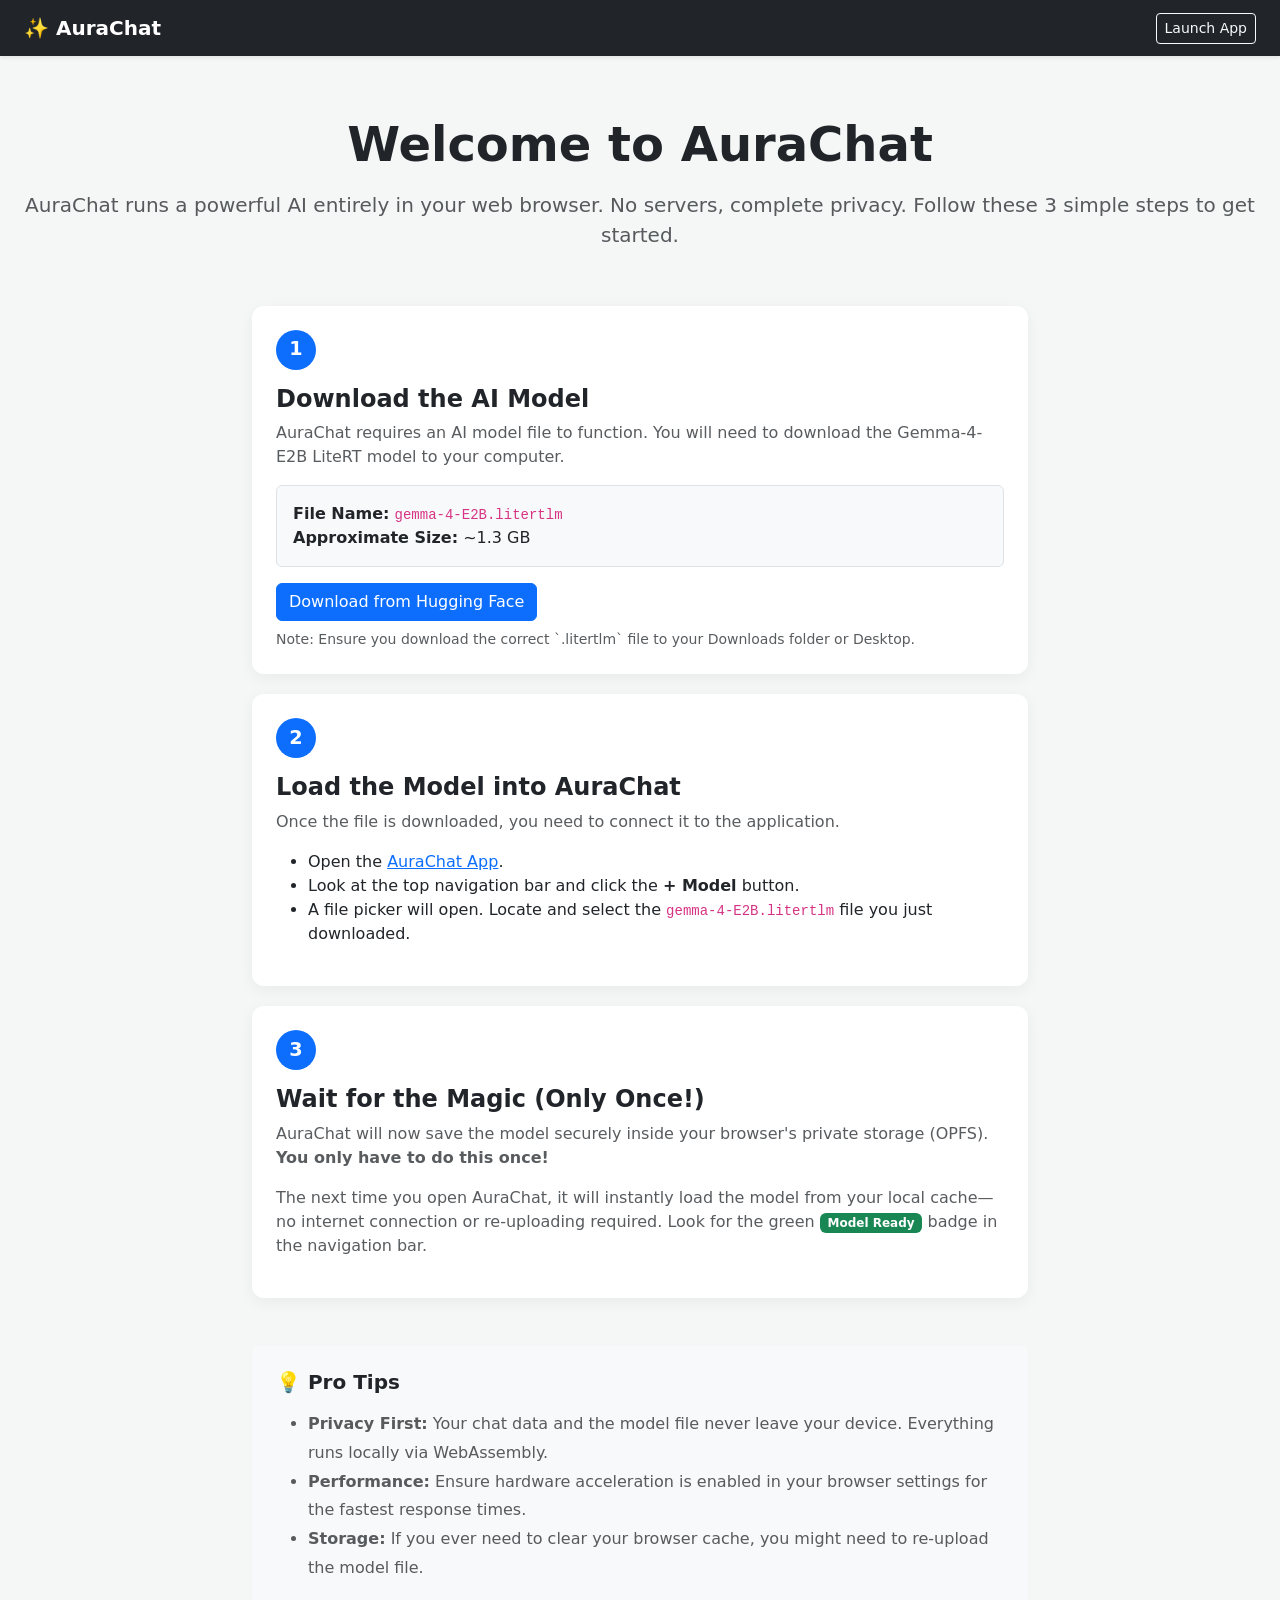
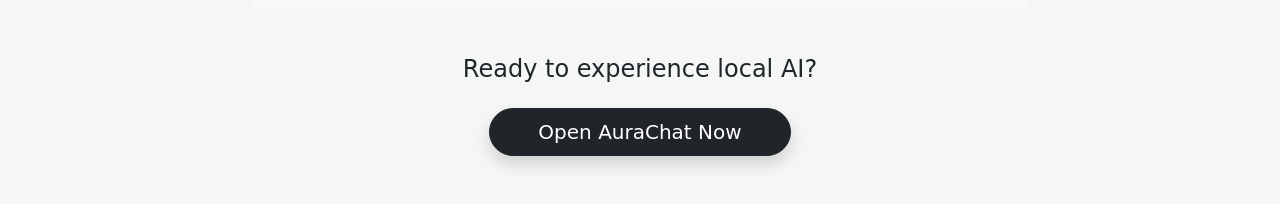
<file: guide.html>
<!DOCTYPE html>
<html lang="en">
<head>
    <meta charset="UTF-8">
    <meta name="viewport" content="width=device-width, initial-scale=1.0">
    <title>AuraChat - Getting Started Guide</title>
    
    <!-- Bootstrap 5 CSS -->
    <link href="https://cdn.jsdelivr.net/npm/bootstrap@5.3.0/dist/css/bootstrap.min.css" rel="stylesheet">
    
    <style>
        body {
            background-color: #f4f7f6;
            font-family: system-ui, -apple-system, sans-serif;
        }
        .step-card {
            border: none;
            border-radius: 12px;
            box-shadow: 0 4px 15px rgba(0,0,0,0.05);
            transition: transform 0.2s ease;
            margin-bottom: 20px;
        }
        .step-card:hover {
            transform: translateY(-3px);
        }
        .step-number {
            background-color: #0d6efd;
            color: white;
            width: 40px;
            height: 40px;
            display: flex;
            align-items: center;
            justify-content: center;
            border-radius: 50%;
            font-weight: bold;
            font-size: 1.2rem;
            margin-bottom: 15px;
        }
         .hero-section {
            padding: 60px 0 40px;
            text-align: center;
        }
    </style>
</head>
<body>

    <!-- Navbar -->
    <nav class="navbar navbar-dark bg-dark px-4 shadow-sm">
        <a class="navbar-brand fw-bold" href="index.html">✨ AuraChat</a>
        <div class="d-flex align-items-center">
            <a href="index.html" class="btn btn-outline-light btn-sm">Launch App</a>
        </div>
    </nav>

    <div class="hero-section">
            <h1 class="fw-bold display-5">Welcome to AuraChat</h1>
            <p class="text-muted fs-5 mt-3">AuraChat runs a powerful AI entirely in your web browser. No servers, complete privacy. Follow these 3 simple steps to get started.</p>
        </div>

    <!-- Guide Content -->
    <div class="container pb-5" style="max-width: 800px;">
        
        <!-- Step 1 -->
        <div class="card step-card card-body p-4">
            <div class="step-number">1</div>
            <h3 class="h4 fw-bold">Download the AI Model</h3>
            <p class="text-muted">AuraChat requires an AI model file to function. You will need to download the Gemma-4-E2B LiteRT model to your computer.</p>
            <div class="bg-light p-3 rounded border mb-3">
                <strong>File Name:</strong> <code>gemma-4-E2B.litertlm</code><br>
                <strong>Approximate Size:</strong> ~1.3 GB
            </div>
            <div>
                <a href="https://huggingface.co/litert-community/gemma-4-E2B-it-litert-lm/tree/main" target="_blank" class="btn btn-primary">
                    Download from Hugging Face
                </a>
            </div>
            <small class="text-muted mt-2 d-block">Note: Ensure you download the correct `.litertlm` file to your Downloads folder or Desktop.</small>
        </div>

        <!-- Step 2 -->
        <div class="card step-card card-body p-4">
            <div class="step-number">2</div>
            <h3 class="h4 fw-bold">Load the Model into AuraChat</h3>
            <p class="text-muted">Once the file is downloaded, you need to connect it to the application.</p>
            <ul>
                <li>Open the <a href="index.html">AuraChat App</a>.</li>
                <li>Look at the top navigation bar and click the <strong>+ Model</strong> button.</li>
                <li>A file picker will open. Locate and select the <code>gemma-4-E2B.litertlm</code> file you just downloaded.</li>
            </ul>
        </div>

        <!-- Step 3 -->
        <div class="card step-card card-body p-4">
            <div class="step-number">3</div>
            <h3 class="h4 fw-bold">Wait for the Magic (Only Once!)</h3>
            <p class="text-muted">
                AuraChat will now save the model securely inside your browser's private storage (OPFS). 
                <strong>You only have to do this once!</strong> 
            </p>
            <p class="text-muted">
                The next time you open AuraChat, it will instantly load the model from your local cache—no internet connection or re-uploading required. Look for the green <span class="badge bg-success">Model Ready</span> badge in the navigation bar.
            </p>
        </div>

        <!-- Extra Info Section -->
        <div class="row mt-5">
            <div class="col-12">
                <div class="card guide-card p-4 bg-light border-0">
                    <h5 class="fw-bold mb-3">💡 Pro Tips</h5>
                    <ul class="text-muted mb-0" style="line-height: 1.8;">
                        <li><strong>Privacy First:</strong> Your chat data and the model file never leave your device. Everything runs locally via WebAssembly.</li>
                        <li><strong>Performance:</strong> Ensure hardware acceleration is enabled in your browser settings for the fastest response times.</li>
                        <li><strong>Storage:</strong> If you ever need to clear your browser cache, you might need to re-upload the model file.</li>
                    </ul>
                </div>
            </div>
        </div>
        <!-- Final CTA -->
        <div class="text-center mt-5">
            <h4 class="mb-4">Ready to experience local AI?</h4>
            <a href="index.html" class="btn btn-dark btn-lg px-5 rounded-pill shadow">Open AuraChat Now</a>
        </div>

    </div>

    <!-- Bootstrap 5 JS Bundle -->
    <script src="https://cdn.jsdelivr.net/npm/bootstrap@5.3.0/dist/js/bootstrap.bundle.min.js"></script>
</body>
</html>
</file>
